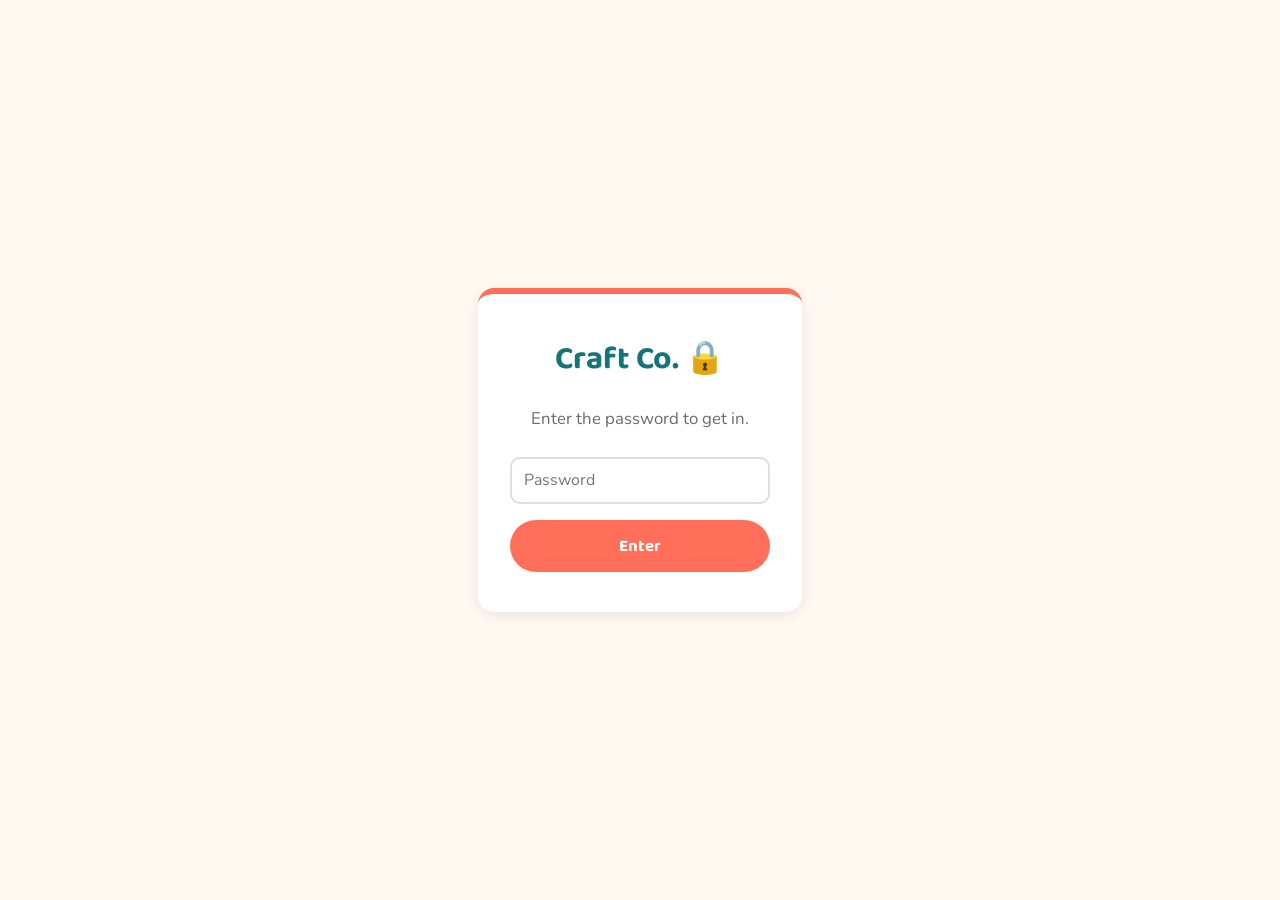
<file: index.html>
<!DOCTYPE html>
<html lang="en">
<head>
  <meta charset="UTF-8" />
  <meta name="viewport" content="width=device-width, initial-scale=1.0" />
  <title>Craft Co.</title>
  <link rel="preconnect" href="https://fonts.googleapis.com" />
  <link href="https://fonts.googleapis.com/css2?family=Baloo+2:wght@600;700&family=Nunito:wght@400;700&display=swap" rel="stylesheet" />
  <link rel="stylesheet" href="style.css" />
</head>
<body>

  <div id="site-gate" class="site-gate">
    <div class="hero" style="max-width: 340px;">
      <h1>Craft Co. 🔒</h1>
      <p>Enter the password to get in.</p>
      <form id="site-gate-form" style="max-width: 260px; margin: 0 auto; box-shadow: none; padding: 0; background: none;">
        <input type="password" id="site-gate-input" placeholder="Password" required />
        <button type="submit" class="btn btn-primary" style="margin-top: 1rem; width: 100%;">Enter</button>
        <p id="site-gate-error" class="hidden form-error"></p>
      </form>
    </div>
  </div>


  <header class="site-header">
    <div class="nav-inner">
      <a class="site-title" href="index.html">Craft Co.</a>
      <nav class="site-nav">
        <a href="index.html">Home</a>
        <a href="shop.html">Shop</a>
        <a href="limited.html">Limited Edition</a>
        <a href="members.html">Rewards</a>
        <a href="member.html">Member</a>
        <a href="private.html">Cousins Only</a>
        <a href="order.html">Cart <span class="cart-badge cart-count">0</span></a>
      </nav>
    </div>
  </header>

  <main>
    <section class="hero">
      <h1>Welcome to Craft Co.</h1>
      <p>
        A little handmade shop run by two cousins! One of us 3D prints
        fun stuff, the other makes viral paper and clay squishies —
        together we've got something for everyone.
      </p>
      <div class="hero-buttons">
        <a class="btn btn-primary" href="shop.html">Shop Now</a>
      </div>

      <div class="crafters-row">
        <div class="crafter-card">
          <h3>3D Printing</h3>
          <p>Keychains, phone stands, fidget toys, custom name signs, and more — all designed and printed by hand.</p>
        </div>
        <div class="crafter-card">
          <h3>Paper &amp; Clay Squishies</h3>
          <p>Handmade squishies inspired by the viral trend — soft, squishy, and made with love.</p>
        </div>
      </div>
    </section>
  </main>

  <footer class="site-footer">
    <p>Craft Co. &middot; Handmade by two cousins</p>
  </footer>

  <script src="app.js"></script>
</body>
</html>
</file>
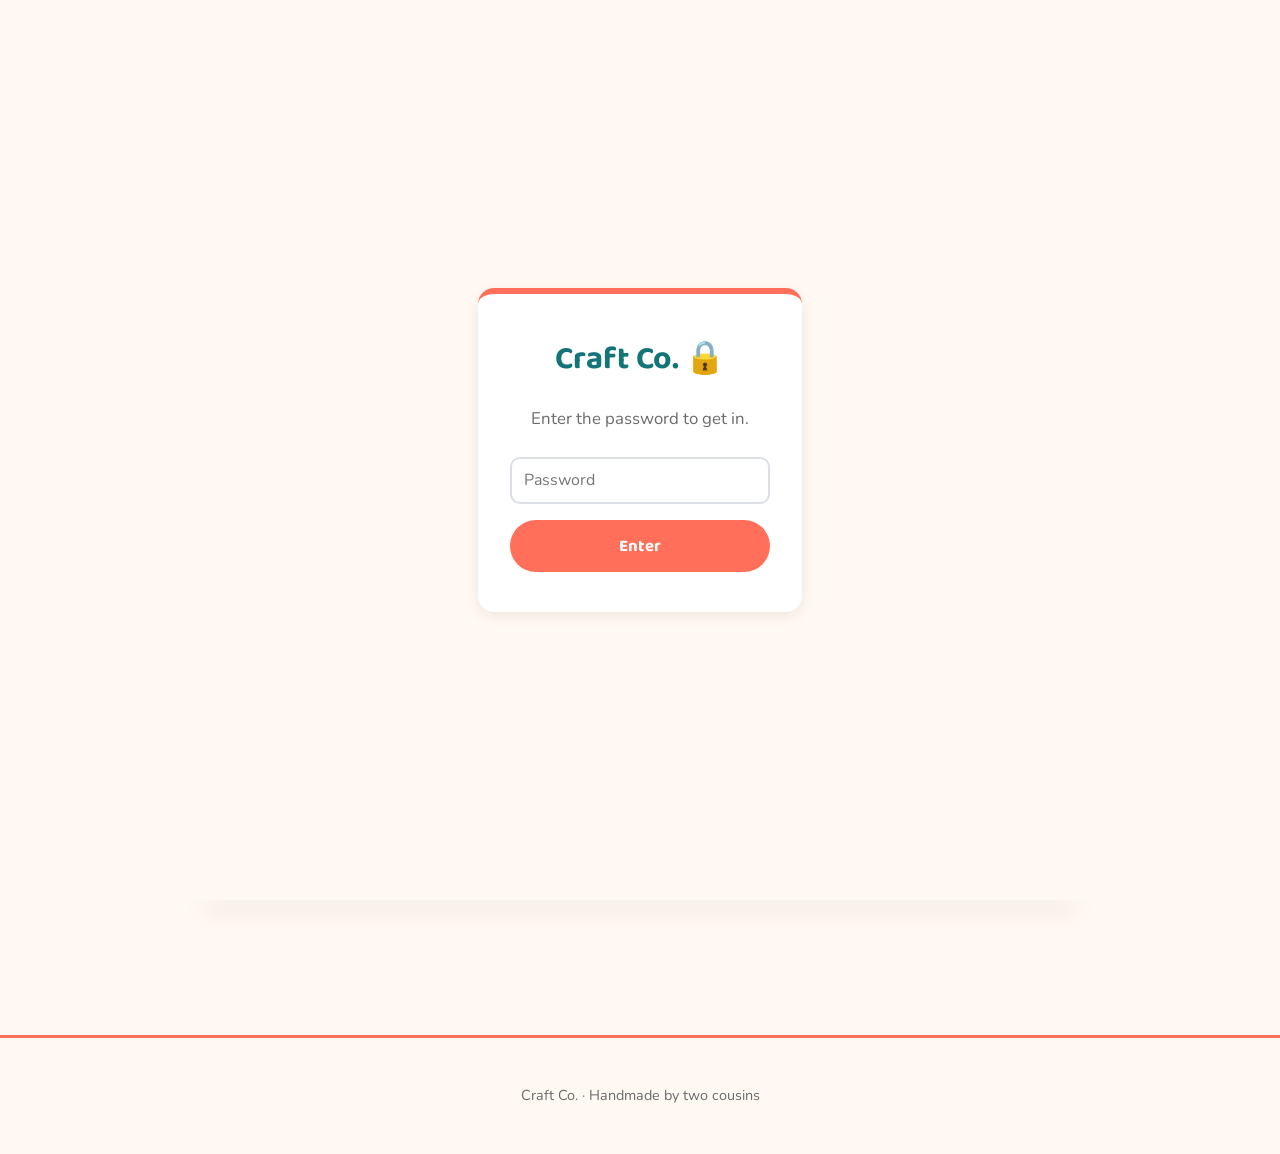
<file: limited.html>
<!DOCTYPE html>
<html lang="en">
<head>
  <meta charset="UTF-8" />
  <meta name="viewport" content="width=device-width, initial-scale=1.0" />
  <title>Limited Edition · Craft Co.</title>
  <link rel="preconnect" href="https://fonts.googleapis.com" />
  <link href="https://fonts.googleapis.com/css2?family=Baloo+2:wght@600;700&family=Nunito:wght@400;700&display=swap" rel="stylesheet" />
  <link rel="stylesheet" href="style.css" />
</head>
<body>

  <div id="site-gate" class="site-gate">
    <div class="hero" style="max-width: 340px;">
      <h1>Craft Co. 🔒</h1>
      <p>Enter the password to get in.</p>
      <form id="site-gate-form" style="max-width: 260px; margin: 0 auto; box-shadow: none; padding: 0; background: none;">
        <input type="password" id="site-gate-input" placeholder="Password" required />
        <button type="submit" class="btn btn-primary" style="margin-top: 1rem; width: 100%;">Enter</button>
        <p id="site-gate-error" class="hidden form-error"></p>
      </form>
    </div>
  </div>


  <header class="site-header">
    <div class="nav-inner">
      <a class="site-title" href="index.html">Craft Co.</a>
      <nav class="site-nav">
        <a href="index.html">Home</a>
        <a href="shop.html">Shop</a>
        <a href="limited.html">Limited Edition</a>
        <a href="members.html">Rewards</a>
        <a href="member.html">Member</a>
        <a href="private.html">Cousins Only</a>
        <a href="order.html">Cart <span class="cart-badge cart-count">0</span></a>
      </nav>
    </div>
  </header>

  <main>
    <section>
      <h1>Limited Edition 3D Prints</h1>
      <p>Our viral 3D-printed drops — while supplies last!</p>
      <div id="shelves"></div>
    </section>
  </main>

  <footer class="site-footer">
    <p>Craft Co. &middot; Handmade by two cousins</p>
  </footer>

  <script src="app.js"></script>
</body>
</html>
</file>
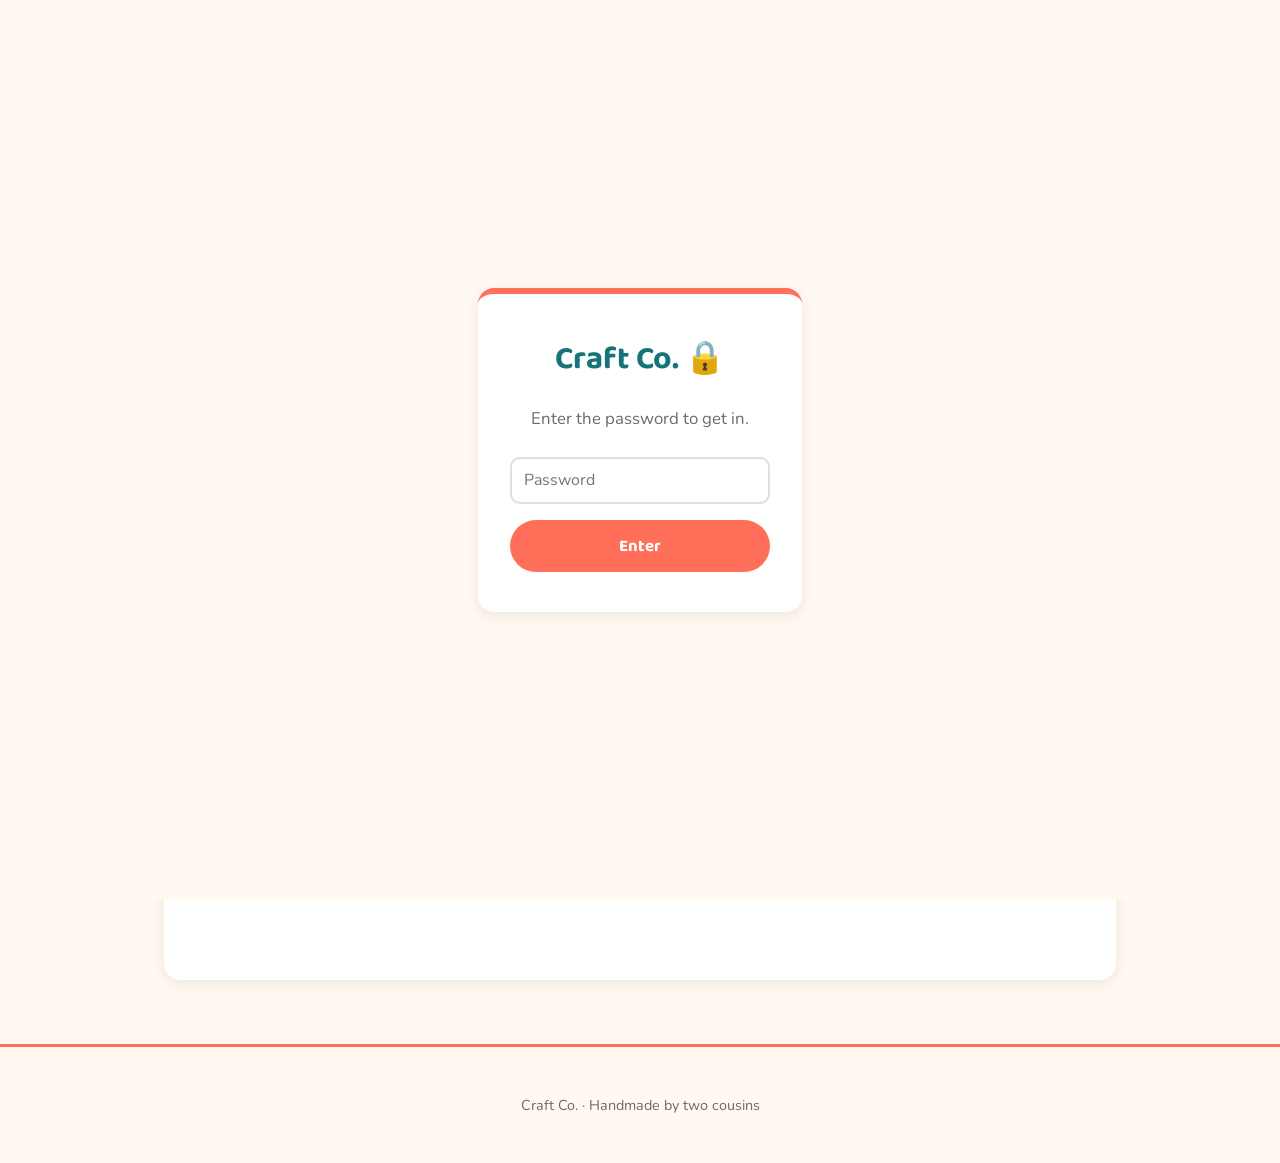
<file: member.html>
<!DOCTYPE html>
<html lang="en">
<head>
  <meta charset="UTF-8" />
  <meta name="viewport" content="width=device-width, initial-scale=1.0" />
  <title>Member · Craft Co.</title>
  <link rel="preconnect" href="https://fonts.googleapis.com" />
  <link href="https://fonts.googleapis.com/css2?family=Baloo+2:wght@600;700&family=Nunito:wght@400;700&display=swap" rel="stylesheet" />
  <link rel="stylesheet" href="style.css" />
</head>
<body>

  <div id="site-gate" class="site-gate">
    <div class="hero" style="max-width: 340px;">
      <h1>Craft Co. 🔒</h1>
      <p>Enter the password to get in.</p>
      <form id="site-gate-form" style="max-width: 260px; margin: 0 auto; box-shadow: none; padding: 0; background: none;">
        <input type="password" id="site-gate-input" placeholder="Password" required />
        <button type="submit" class="btn btn-primary" style="margin-top: 1rem; width: 100%;">Enter</button>
        <p id="site-gate-error" class="hidden form-error"></p>
      </form>
    </div>
  </div>


  <header class="site-header">
    <div class="nav-inner">
      <a class="site-title" href="index.html">Craft Co.</a>
      <nav class="site-nav">
        <a href="index.html">Home</a>
        <a href="shop.html">Shop</a>
        <a href="limited.html">Limited Edition</a>
        <a href="members.html">Rewards</a>
        <a href="member.html">Member</a>
        <a href="private.html">Cousins Only</a>
        <a href="order.html">Cart <span class="cart-badge cart-count">0</span></a>
      </nav>
    </div>
  </header>

  <main>
    <section class="hero">
      <h1>Become a Craft Co. Member</h1>
      <p>Pay $10/month and get 10% off every order, automatically — on top of anything you already earn from Rewards points.</p>

      <button id="request-join-btn" class="btn btn-secondary">I Want to Join</button>
      <p id="request-join-message" style="font-weight: 700; margin-top: 0.75rem; min-height: 1.2rem;"></p>

      <p class="pay-note" style="margin-top: 1.5rem;">💵 Pay $10/month at pickup (cash or check) — we'll email you a passcode to activate your discount below.</p>
    </section>

    <section class="hero" style="margin-top: 1.5rem;">
      <h2>Already a Member?</h2>
      <p>Enter the passcode we emailed you to turn on your discount.</p>
      <form id="member-passcode-form" style="max-width: 280px; margin: 0 auto; box-shadow: none; padding: 0; background: none;">
        <input type="password" id="member-passcode-input" placeholder="Passcode" required />
        <button type="submit" class="btn btn-secondary" style="margin-top: 1rem; width: 100%;">Activate</button>
        <p id="member-passcode-error" class="hidden form-error"></p>
      </form>

      <p id="membership-status" style="font-weight: 700; min-height: 1.2rem; margin-top: 1rem;"></p>
      <button id="cancel-member-btn" class="btn btn-primary hidden">Cancel Membership ($4 fee)</button>
      <p id="cancel-message" style="font-weight: 700; margin-top: 0.75rem; min-height: 1.2rem;"></p>
    </section>
  </main>

  <footer class="site-footer">
    <p>Craft Co. &middot; Handmade by two cousins</p>
  </footer>

  <script src="app.js"></script>
</body>
</html>
</file>
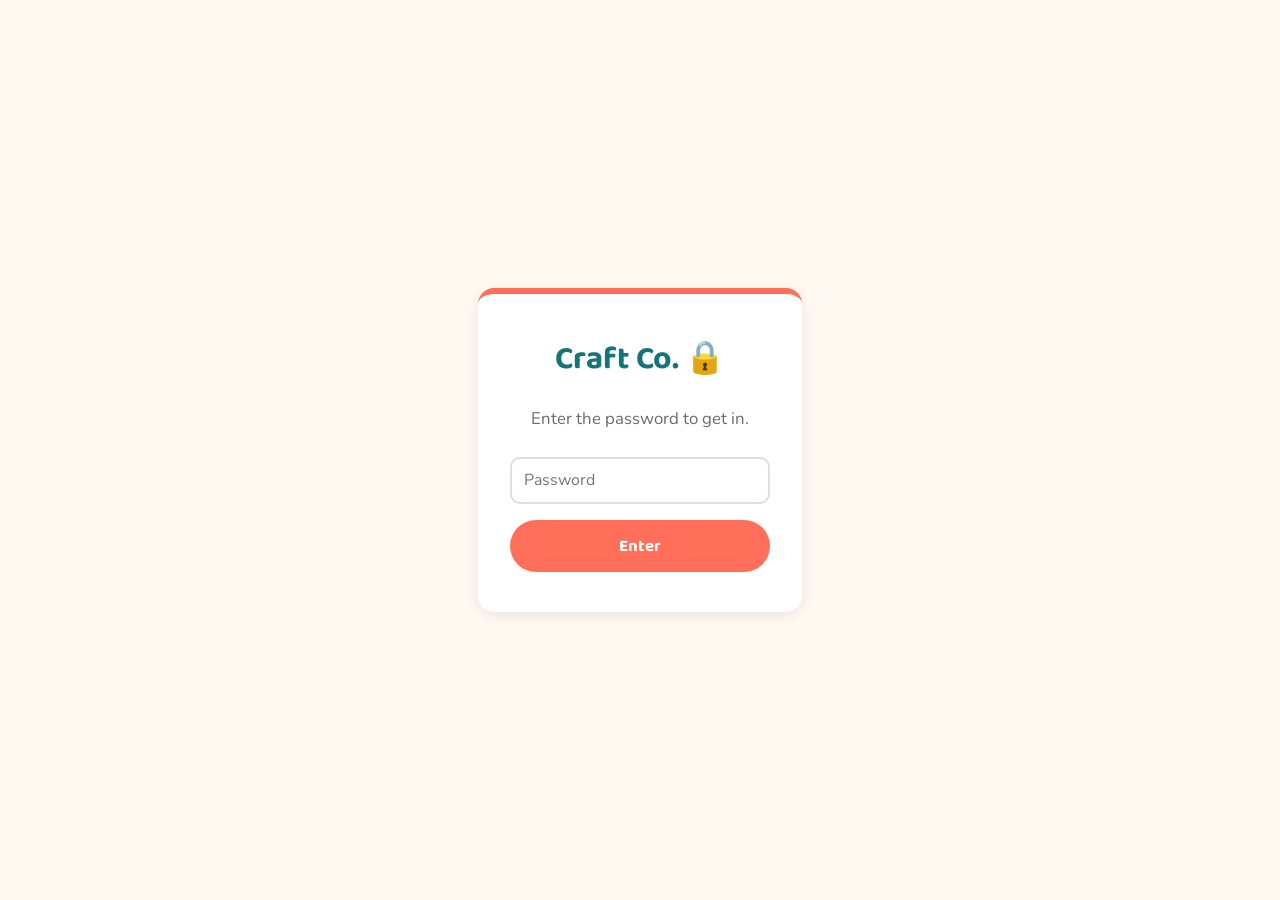
<file: members.html>
<!DOCTYPE html>
<html lang="en">
<head>
  <meta charset="UTF-8" />
  <meta name="viewport" content="width=device-width, initial-scale=1.0" />
  <title>Members · Craft Co.</title>
  <link rel="preconnect" href="https://fonts.googleapis.com" />
  <link href="https://fonts.googleapis.com/css2?family=Baloo+2:wght@600;700&family=Nunito:wght@400;700&display=swap" rel="stylesheet" />
  <link rel="stylesheet" href="style.css" />
</head>
<body>

  <div id="site-gate" class="site-gate">
    <div class="hero" style="max-width: 340px;">
      <h1>Craft Co. 🔒</h1>
      <p>Enter the password to get in.</p>
      <form id="site-gate-form" style="max-width: 260px; margin: 0 auto; box-shadow: none; padding: 0; background: none;">
        <input type="password" id="site-gate-input" placeholder="Password" required />
        <button type="submit" class="btn btn-primary" style="margin-top: 1rem; width: 100%;">Enter</button>
        <p id="site-gate-error" class="hidden form-error"></p>
      </form>
    </div>
  </div>


  <header class="site-header">
    <div class="nav-inner">
      <a class="site-title" href="index.html">Craft Co.</a>
      <nav class="site-nav">
        <a href="index.html">Home</a>
        <a href="shop.html">Shop</a>
        <a href="limited.html">Limited Edition</a>
        <a href="members.html">Rewards</a>
        <a href="member.html">Member</a>
        <a href="private.html">Cousins Only</a>
        <a href="order.html">Cart <span class="cart-badge cart-count">0</span></a>
      </nav>
    </div>
  </header>

  <main>
    <section class="hero">
      <h1>Craft Co. Rewards</h1>
      <p>Earn 1 point for every $1 you spend. 25 points = $2 off a future order!</p>

      <div class="crafter-card" style="max-width: 320px; margin: 0 auto;">
        <h3>Your Points</h3>
        <p style="font-family: 'Baloo 2', cursive; font-size: 2.5rem; color: var(--coral); margin: 0;">
          <span class="points-count">0</span>
        </p>
        <button id="redeem-btn" class="btn btn-primary btn-small" style="margin-top: 1rem;">Redeem 25 Points for $2 Off</button>
        <p id="redeem-message" style="font-weight: 700; margin-top: 0.75rem; min-height: 1.2rem;"></p>
      </div>
    </section>
  </main>

  <footer class="site-footer">
    <p>Craft Co. &middot; Handmade by two cousins</p>
  </footer>

  <script src="app.js"></script>
</body>
</html>
</file>
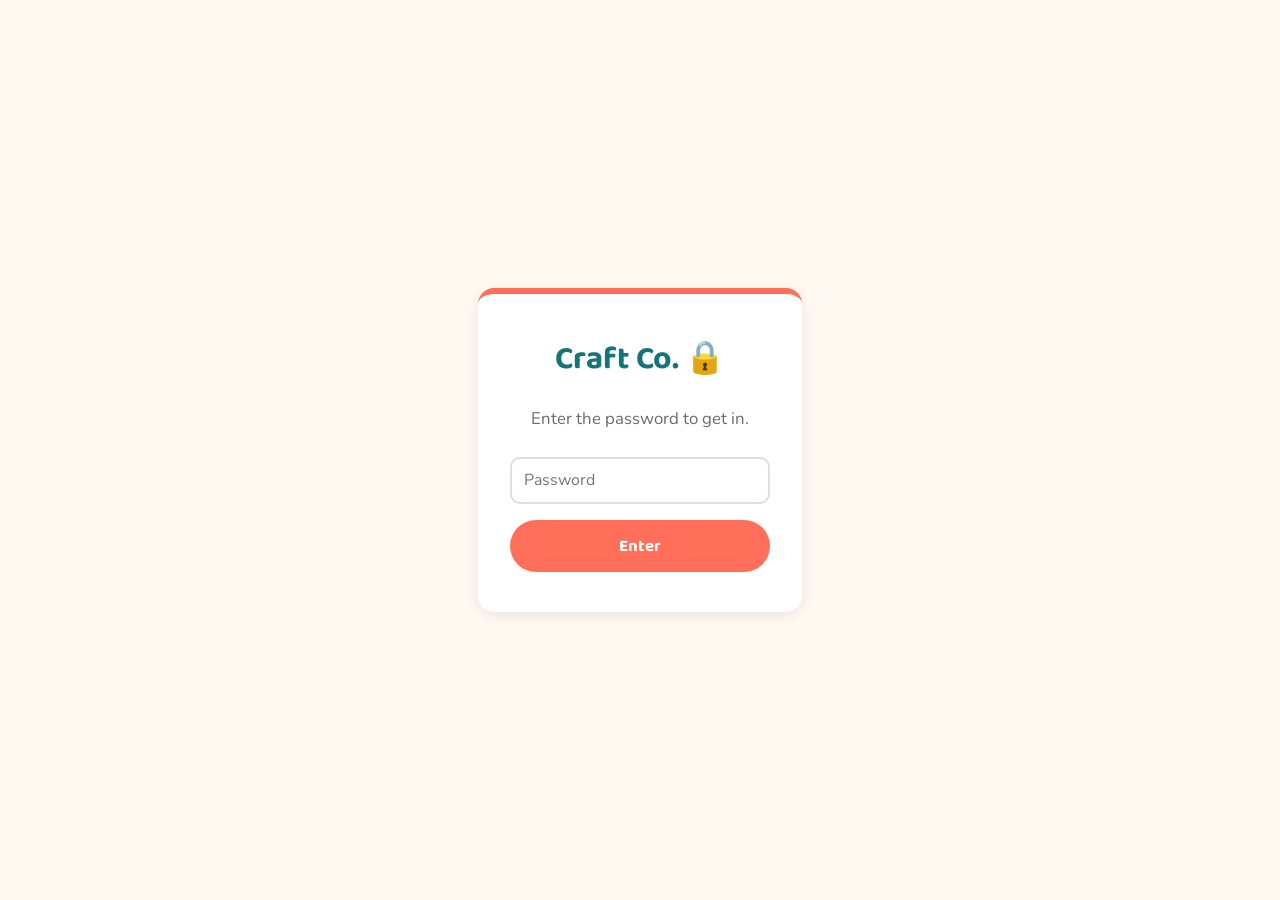
<file: order.html>
<!DOCTYPE html>
<html lang="en">
<head>
  <meta charset="UTF-8" />
  <meta name="viewport" content="width=device-width, initial-scale=1.0" />
  <title>Your Cart · Craft Co.</title>
  <link rel="preconnect" href="https://fonts.googleapis.com" />
  <link href="https://fonts.googleapis.com/css2?family=Baloo+2:wght@600;700&family=Nunito:wght@400;700&display=swap" rel="stylesheet" />
  <link rel="stylesheet" href="style.css" />
</head>
<body>

  <div id="site-gate" class="site-gate">
    <div class="hero" style="max-width: 340px;">
      <h1>Craft Co. 🔒</h1>
      <p>Enter the password to get in.</p>
      <form id="site-gate-form" style="max-width: 260px; margin: 0 auto; box-shadow: none; padding: 0; background: none;">
        <input type="password" id="site-gate-input" placeholder="Password" required />
        <button type="submit" class="btn btn-primary" style="margin-top: 1rem; width: 100%;">Enter</button>
        <p id="site-gate-error" class="hidden form-error"></p>
      </form>
    </div>
  </div>


  <header class="site-header">
    <div class="nav-inner">
      <a class="site-title" href="index.html">Craft Co.</a>
      <nav class="site-nav">
        <a href="index.html">Home</a>
        <a href="shop.html">Shop</a>
        <a href="limited.html">Limited Edition</a>
        <a href="members.html">Rewards</a>
        <a href="member.html">Member</a>
        <a href="private.html">Cousins Only</a>
        <a href="order.html">Cart <span class="cart-badge cart-count">0</span></a>
      </nav>
    </div>
  </header>

  <main>
    <section>
      <h1>Your Cart</h1>

      <div class="cart-list">
        <div id="cart-list"></div>
        <p id="cart-empty-state" class="empty-state hidden">Your cart is empty — go add some crafts!</p>
        <div class="cart-total">
          <span>Total</span>
          <span id="cart-total-amount">$0.00</span>
        </div>
      </div>

      <div class="pay-note">💵 Payment is due at pickup/delivery (cash or check) — no online payment yet.</div>

      <form id="order-form">
        <div class="form-row">
          <div class="form-group">
            <label for="buyer-name">Your Name</label>
            <input type="text" id="buyer-name" name="Buyer Name" required />
          </div>
          <div class="form-group">
            <label for="buyer-email">Email</label>
            <input type="email" id="buyer-email" name="Email" required />
          </div>
        </div>

        <div class="form-group">
          <label for="notes">Notes (colors, custom requests, etc.)</label>
          <textarea id="notes" name="Notes"></textarea>
        </div>

        <input type="hidden" id="order-summary" name="Order Summary" />

        <button class="btn btn-primary" type="submit">Submit Order</button>
        <p id="order-error" class="hidden form-error"></p>
      </form>
    </section>
  </main>

  <footer class="site-footer">
    <p>Craft Co. &middot; Handmade by two cousins</p>
  </footer>

  <script src="app.js"></script>
</body>
</html>
</file>
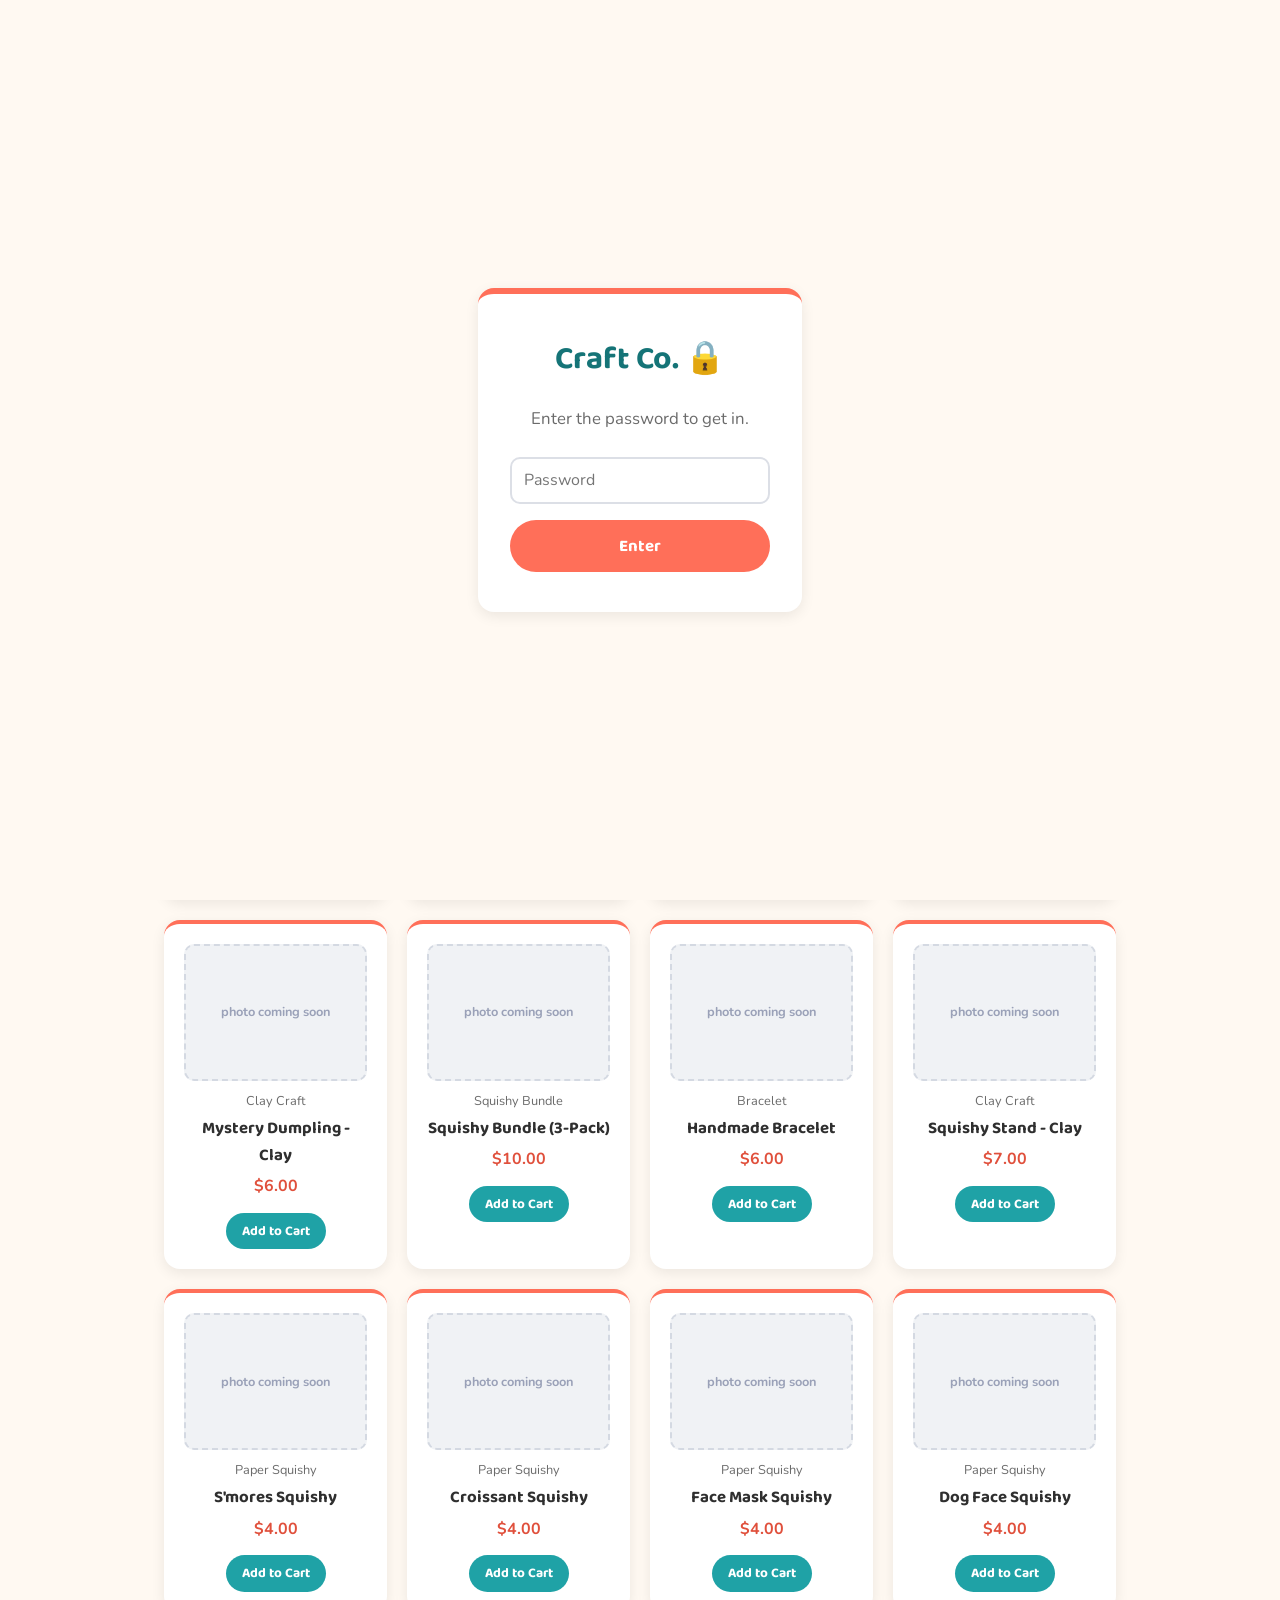
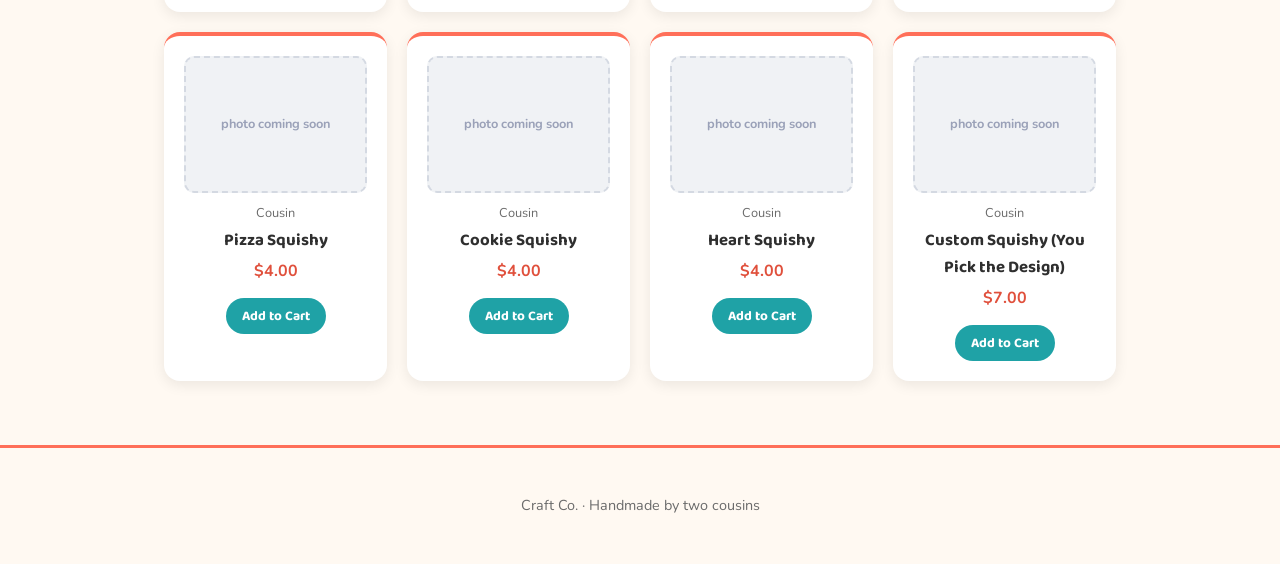
<file: shop.html>
<!DOCTYPE html>
<html lang="en">
<head>
  <meta charset="UTF-8" />
  <meta name="viewport" content="width=device-width, initial-scale=1.0" />
  <title>Shop · Craft Co.</title>
  <link rel="preconnect" href="https://fonts.googleapis.com" />
  <link href="https://fonts.googleapis.com/css2?family=Baloo+2:wght@600;700&family=Nunito:wght@400;700&display=swap" rel="stylesheet" />
  <link rel="stylesheet" href="style.css" />
</head>
<body>

  <div id="site-gate" class="site-gate">
    <div class="hero" style="max-width: 340px;">
      <h1>Craft Co. 🔒</h1>
      <p>Enter the password to get in.</p>
      <form id="site-gate-form" style="max-width: 260px; margin: 0 auto; box-shadow: none; padding: 0; background: none;">
        <input type="password" id="site-gate-input" placeholder="Password" required />
        <button type="submit" class="btn btn-primary" style="margin-top: 1rem; width: 100%;">Enter</button>
        <p id="site-gate-error" class="hidden form-error"></p>
      </form>
    </div>
  </div>


  <header class="site-header">
    <div class="nav-inner">
      <a class="site-title" href="index.html">Craft Co.</a>
      <nav class="site-nav">
        <a href="index.html">Home</a>
        <a href="shop.html">Shop</a>
        <a href="limited.html">Limited Edition</a>
        <a href="members.html">Rewards</a>
        <a href="member.html">Member</a>
        <a href="private.html">Cousins Only</a>
        <a href="order.html">Cart <span class="cart-badge cart-count">0</span></a>
      </nav>
    </div>
  </header>

  <main>
    <section>
      <h1>Shop Our Crafts</h1>
      <p>Tap "Add to Cart" for anything you want, then head to your cart to place the order.</p>
      <div id="product-grid" class="product-grid"></div>
    </section>
  </main>

  <footer class="site-footer">
    <p>Craft Co. &middot; Handmade by two cousins</p>
  </footer>

  <script src="app.js"></script>
</body>
</html>
</file>
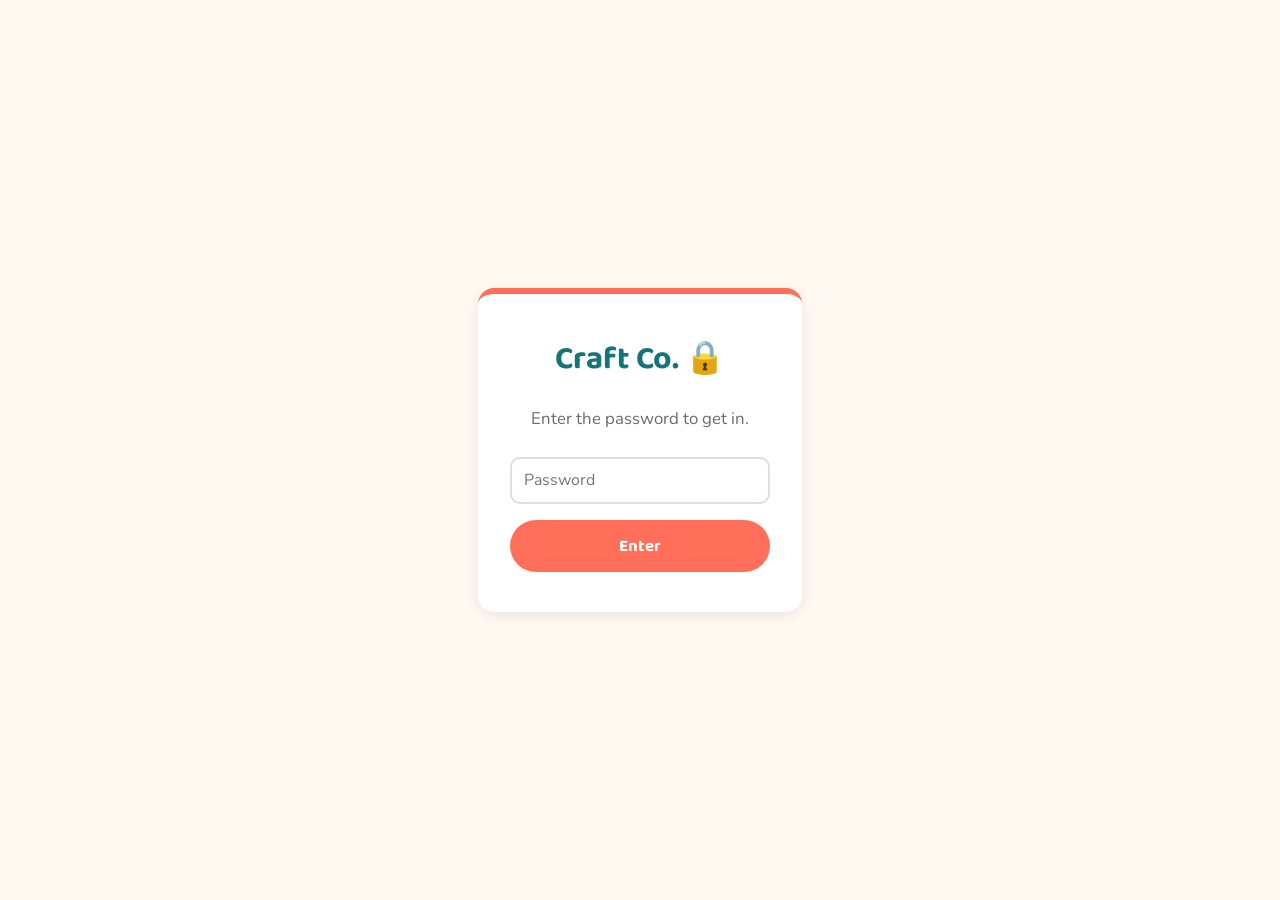
<file: thankyou.html>
<!DOCTYPE html>
<html lang="en">
<head>
  <meta charset="UTF-8" />
  <meta name="viewport" content="width=device-width, initial-scale=1.0" />
  <title>Thank You · Craft Co.</title>
  <link rel="preconnect" href="https://fonts.googleapis.com" />
  <link href="https://fonts.googleapis.com/css2?family=Baloo+2:wght@600;700&family=Nunito:wght@400;700&display=swap" rel="stylesheet" />
  <link rel="stylesheet" href="style.css" />
</head>
<body>

  <div id="site-gate" class="site-gate">
    <div class="hero" style="max-width: 340px;">
      <h1>Craft Co. 🔒</h1>
      <p>Enter the password to get in.</p>
      <form id="site-gate-form" style="max-width: 260px; margin: 0 auto; box-shadow: none; padding: 0; background: none;">
        <input type="password" id="site-gate-input" placeholder="Password" required />
        <button type="submit" class="btn btn-primary" style="margin-top: 1rem; width: 100%;">Enter</button>
        <p id="site-gate-error" class="hidden form-error"></p>
      </form>
    </div>
  </div>


  <header class="site-header">
    <div class="nav-inner">
      <a class="site-title" href="index.html">Craft Co.</a>
      <nav class="site-nav">
        <a href="index.html">Home</a>
        <a href="shop.html">Shop</a>
        <a href="limited.html">Limited Edition</a>
        <a href="members.html">Rewards</a>
        <a href="member.html">Member</a>
        <a href="private.html">Cousins Only</a>
        <a href="order.html">Cart <span class="cart-badge cart-count">0</span></a>
      </nav>
    </div>
  </header>

  <main>
    <section class="hero">
      <h1>Order Sent!</h1>
      <p>Thanks for your order! We'll be in touch about pickup/delivery and payment (cash or check).</p>
      <a class="btn btn-primary" href="shop.html">Back to Shop</a>
    </section>
  </main>

  <footer class="site-footer">
    <p>Craft Co. &middot; Handmade by two cousins</p>
  </footer>

  <script src="app.js"></script>
</body>
</html>
</file>
<file: style.css>
/* ──────────────────────────────────────────────
   COLORS & FONTS
   ────────────────────────────────────────────── */
:root {
  --teal: #1fa2a6;
  --teal-dark: #157477;
  --coral: #ff6f59;
  --coral-dark: #e0503c;
  --cream: #fff9f2;
  --white: #ffffff;
  --text: #2f2f2f;
  --text-light: #6b6b6b;
  --radius: 16px;
  --shadow: 0 4px 14px rgba(0, 0, 0, 0.08);
}

* {
  box-sizing: border-box;
}

/* ── Site-wide password gate (covers the whole page until unlocked) ── */
.site-gate {
  position: fixed;
  inset: 0;
  z-index: 9999;
  background: var(--cream);
  display: flex;
  align-items: center;
  justify-content: center;
  padding: 1.5rem;
}

body {
  margin: 0;
  font-family: "Nunito", sans-serif;
  background: var(--cream);
  color: var(--text);
  line-height: 1.6;
}

h1, h2, h3 {
  font-family: "Baloo 2", cursive;
  color: var(--teal-dark);
  margin-top: 0;
}

a {
  color: var(--teal-dark);
}

/* ── Header / Nav ── */
.site-header {
  background: var(--white);
  box-shadow: var(--shadow);
  position: sticky;
  top: 0;
  z-index: 10;
}

.nav-inner {
  max-width: 1000px;
  margin: 0 auto;
  padding: 1rem 1.5rem;
  display: flex;
  align-items: center;
  justify-content: space-between;
  flex-wrap: wrap;
  gap: 0.75rem;
}

.site-title {
  font-family: "Baloo 2", cursive;
  font-size: 1.4rem;
  color: var(--coral-dark);
  text-decoration: none;
}

.site-nav a {
  margin-left: 1.25rem;
  text-decoration: none;
  font-weight: 700;
  color: var(--text);
}

.site-nav a:hover {
  color: var(--coral);
}

.cart-badge {
  background: var(--coral);
  color: var(--white);
  border-radius: 999px;
  padding: 0.15rem 0.55rem;
  font-size: 0.8rem;
  margin-left: 0.3rem;
}

/* ── Buttons ── */
.btn {
  display: inline-block;
  padding: 0.8rem 1.75rem;
  border-radius: 999px;
  border: none;
  font-family: "Baloo 2", cursive;
  font-weight: 700;
  font-size: 1.05rem;
  cursor: pointer;
  text-decoration: none;
}

.btn-primary {
  background: var(--coral);
  color: var(--white);
}

.btn-secondary {
  background: var(--teal);
  color: var(--white);
}

.btn-small {
  padding: 0.45rem 1rem;
  font-size: 0.85rem;
}

/* ── Layout ── */
main {
  max-width: 1000px;
  margin: 0 auto;
  padding: 2rem 1.5rem 4rem;
}

.hero {
  text-align: center;
  background: var(--white);
  border-radius: var(--radius);
  box-shadow: var(--shadow);
  padding: 2.5rem 2rem;
  border-top: 6px solid var(--coral);
}

.hero p {
  color: var(--text-light);
  font-size: 1.05rem;
  max-width: 550px;
  margin: 0.5rem auto 1.5rem;
}

.hero-buttons {
  display: flex;
  gap: 1rem;
  justify-content: center;
  flex-wrap: wrap;
}

/* ── Crafters row ── */
.crafters-row {
  display: flex;
  gap: 1.5rem;
  flex-wrap: wrap;
  margin-top: 1.5rem;
}

.crafter-card {
  flex: 1 1 260px;
  background: var(--white);
  border-radius: var(--radius);
  box-shadow: var(--shadow);
  padding: 1.5rem;
  text-align: center;
  border-top: 4px solid var(--teal);
}

.crafter-card h3 {
  margin-bottom: 0.4rem;
}

/* ── Product grid ── */
.product-grid {
  display: grid;
  grid-template-columns: repeat(auto-fill, minmax(200px, 1fr));
  gap: 1.25rem;
  margin-top: 1.5rem;
}

.product-card {
  background: var(--white);
  border-radius: var(--radius);
  box-shadow: var(--shadow);
  padding: 1.25rem;
  text-align: center;
  border-top: 4px solid var(--coral);
}

.product-photo {
  width: 100%;
  aspect-ratio: 4 / 3;
  background: #f0f2f5;
  border: 2px dashed #d4d9e2;
  border-radius: 10px;
  display: flex;
  align-items: center;
  justify-content: center;
  color: #9aa1b8;
  font-size: 0.8rem;
  font-weight: 700;
  margin-bottom: 0.6rem;
}

.product-name {
  font-family: "Baloo 2", cursive;
  font-weight: 700;
  font-size: 1.05rem;
}

.product-maker {
  font-size: 0.8rem;
  color: var(--text-light);
  margin-bottom: 0.3rem;
}

.product-price {
  color: var(--coral-dark);
  font-weight: 700;
  margin: 0.3rem 0 0.8rem;
}

/* ── Limited Edition floating shelves ── */
.shelf {
  margin: 3.5rem 0 4.5rem;
}

.shelf-items {
  display: flex;
  gap: 2rem;
  justify-content: center;
  flex-wrap: wrap;
  padding: 0 1rem;
  position: relative;
  z-index: 2;
}

.shelf-item {
  width: 180px;
  text-align: center;
  transform: translateY(-6px);
}

.shelf-item .product-photo {
  margin-bottom: 0.5rem;
}

.limited-badge {
  display: inline-block;
  background: var(--coral);
  color: var(--white);
  font-size: 0.7rem;
  font-weight: 700;
  padding: 0.2rem 0.6rem;
  border-radius: 999px;
  margin-bottom: 0.5rem;
}

.shelf-bar {
  height: 18px;
  margin: -0.5rem 2rem 0;
  background: linear-gradient(180deg, var(--teal), var(--teal-dark));
  border-radius: 4px;
  box-shadow: 0 18px 20px -8px rgba(0, 0, 0, 0.35);
  position: relative;
  z-index: 1;
}

/* ── Cart / order page ── */
.cart-list {
  background: var(--white);
  border-radius: var(--radius);
  box-shadow: var(--shadow);
  padding: 1.5rem;
  margin-bottom: 1.5rem;
}

.cart-item {
  display: flex;
  align-items: center;
  justify-content: space-between;
  gap: 1rem;
  padding: 0.75rem 0;
  border-bottom: 2px dashed #eee;
}

.cart-item:last-child {
  border-bottom: none;
}

.cart-item-name {
  font-weight: 700;
}

.cart-item-controls {
  display: flex;
  align-items: center;
  gap: 0.5rem;
}

.qty-btn {
  width: 28px;
  height: 28px;
  border-radius: 50%;
  border: 2px solid var(--teal);
  background: var(--white);
  color: var(--teal-dark);
  font-weight: 700;
  cursor: pointer;
}

.cart-total {
  display: flex;
  justify-content: space-between;
  font-family: "Baloo 2", cursive;
  font-weight: 700;
  font-size: 1.2rem;
  padding-top: 1rem;
  border-top: 3px solid var(--teal);
}

.empty-state {
  text-align: center;
  color: var(--text-light);
  padding: 2rem;
}

.pay-note {
  background: #fff4e0;
  border: 2px dashed var(--coral);
  border-radius: var(--radius);
  padding: 1rem 1.25rem;
  font-weight: 700;
  text-align: center;
  margin-bottom: 1.5rem;
}

/* ── Text thread (private.html) ── */
.chat-thread {
  height: 380px;
  overflow-y: auto;
  background: #f0f2f5;
  border-radius: var(--radius);
  padding: 1rem;
  margin: 1rem 0;
  display: flex;
  flex-direction: column;
  gap: 0.5rem;
  text-align: left;
}

.chat-message {
  max-width: 75%;
  padding: 0.55rem 0.85rem;
  border-radius: 16px;
  font-size: 0.95rem;
  line-height: 1.35;
  word-wrap: break-word;
}

.chat-message .chat-sender {
  font-size: 0.7rem;
  font-weight: 700;
  opacity: 0.7;
  margin-bottom: 0.1rem;
}

.chat-message.mine {
  align-self: flex-end;
  background: var(--teal);
  color: var(--white);
  border-bottom-right-radius: 4px;
}

.chat-message.theirs {
  align-self: flex-start;
  background: var(--white);
  color: var(--text);
  border-bottom-left-radius: 4px;
  box-shadow: var(--shadow);
}

.emoji-row {
  display: flex;
  gap: 0.5rem;
  justify-content: center;
  flex-wrap: wrap;
  margin-bottom: 0.75rem;
}

.emoji-btn {
  border: none;
  background: var(--white);
  box-shadow: var(--shadow);
  border-radius: 999px;
  width: 40px;
  height: 40px;
  font-size: 1.2rem;
  cursor: pointer;
}

.chat-input-row {
  display: flex;
  gap: 0.75rem;
  box-shadow: none;
  background: none;
  padding: 0;
}

.chat-input-row input {
  flex: 1;
  border-radius: 999px;
}

.chat-message {
  position: relative;
  cursor: pointer;
}

.chat-heart {
  position: absolute;
  bottom: -10px;
  right: 6px;
  font-size: 0.9rem;
}

.chat-delete-btn {
  position: absolute;
  top: -8px;
  left: -8px;
  width: 20px;
  height: 20px;
  border-radius: 50%;
  border: none;
  background: var(--coral);
  color: var(--white);
  font-size: 0.65rem;
  line-height: 1;
  cursor: pointer;
  display: none;
}

.chat-message.mine:hover .chat-delete-btn {
  display: block;
}

.poll-option {
  display: block;
  width: 100%;
  text-align: left;
  margin-top: 0.4rem;
  padding: 0.4rem 0.6rem;
  border-radius: 10px;
  border: 2px solid rgba(255, 255, 255, 0.5);
  background: rgba(255, 255, 255, 0.15);
  color: inherit;
  font-family: "Nunito", sans-serif;
  font-size: 0.85rem;
  cursor: pointer;
}

.chat-message.theirs .poll-option {
  border-color: var(--teal);
  background: var(--cream);
}

.poll-option.picked {
  background: var(--teal);
  color: var(--white);
  border-color: var(--teal-dark);
}

.poll-form {
  display: flex;
  flex-direction: column;
  gap: 0.6rem;
  max-width: 320px;
  margin: 0.75rem auto 0;
  box-shadow: none;
  background: none;
  padding: 0;
}

.call-bar {
  display: flex;
  align-items: center;
  justify-content: center;
  gap: 0.75rem;
  background: var(--teal);
  color: var(--white);
  border-radius: 999px;
  padding: 0.6rem 1rem;
  margin-bottom: 0.75rem;
  font-weight: 700;
}

.call-bar.call-bar-error {
  background: var(--coral-dark);
}

#remote-video {
  width: 100%;
  max-width: 420px;
  border-radius: var(--radius);
  margin: 0.75rem auto;
  display: block;
  box-shadow: var(--shadow);
}

/* ── Forms ── */
form {
  background: var(--white);
  border-radius: var(--radius);
  box-shadow: var(--shadow);
  padding: 2rem;
}

.form-group {
  margin-bottom: 1.25rem;
}

.form-row {
  display: flex;
  gap: 1.25rem;
  flex-wrap: wrap;
}

.form-row .form-group {
  flex: 1 1 200px;
}

label {
  display: block;
  font-weight: 700;
  margin-bottom: 0.4rem;
}

input,
textarea,
select {
  width: 100%;
  padding: 0.65rem 0.75rem;
  border: 2px solid #dcdfe6;
  border-radius: 10px;
  font-family: "Nunito", sans-serif;
  font-size: 1rem;
}

input:focus,
textarea:focus,
select:focus {
  outline: none;
  border-color: var(--teal);
}

textarea {
  resize: vertical;
  min-height: 90px;
}

.form-error {
  color: var(--coral-dark);
  font-weight: 700;
  margin-top: 1rem;
}

.hidden {
  display: none !important;
}

/* ── Footer ── */
.site-footer {
  text-align: center;
  padding: 2rem 1.5rem;
  color: var(--text-light);
  font-size: 0.9rem;
  border-top: 3px solid var(--coral);
}

@media (max-width: 600px) {
  .nav-inner {
    flex-direction: column;
    align-items: flex-start;
  }

  .site-nav a {
    margin-left: 0;
    margin-right: 1rem;
  }
}
</file>
